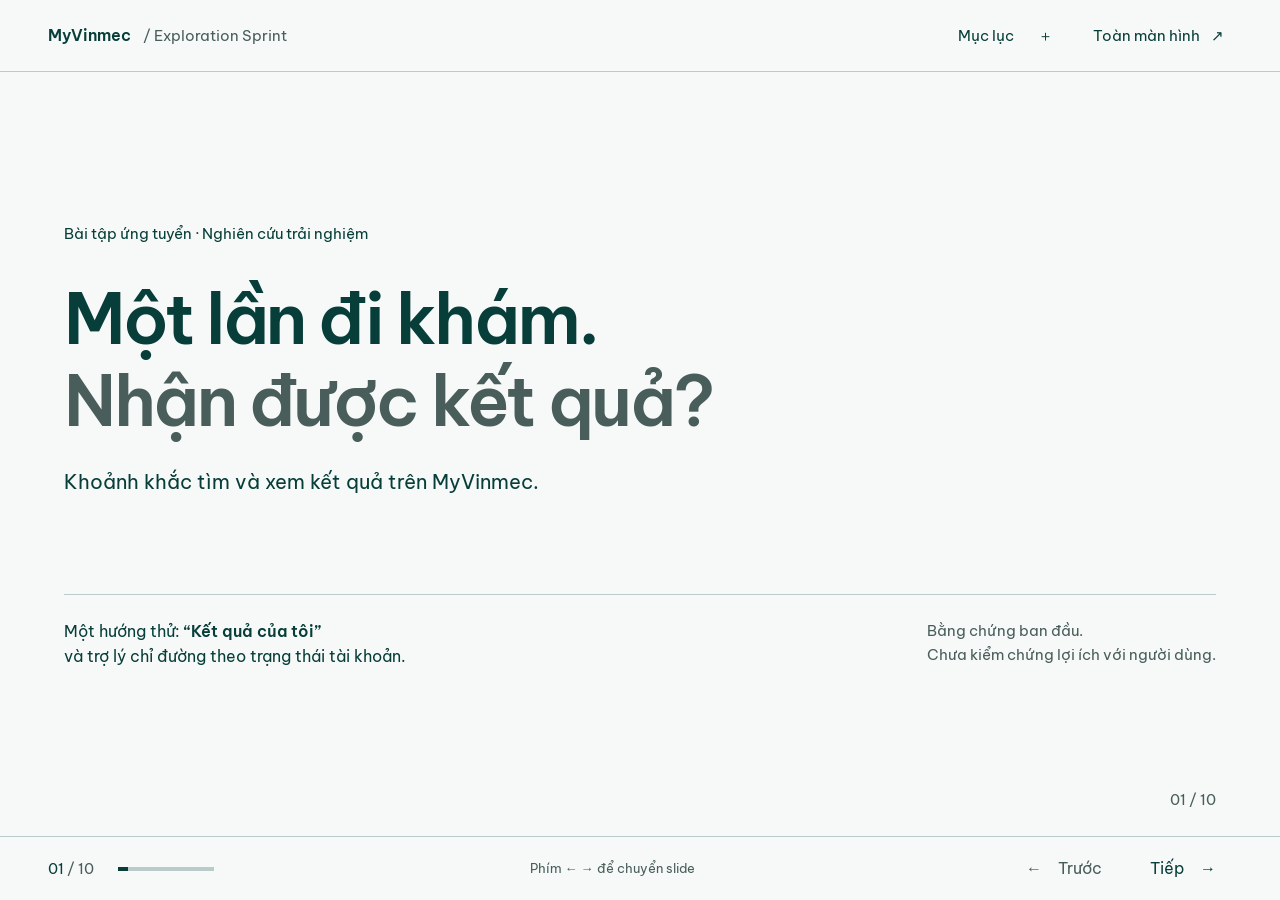
<file: slides/slides.html>
<!doctype html>
<html lang="vi">
<head>
  <meta charset="utf-8">
  <meta name="viewport" content="width=device-width, initial-scale=1">
  <link rel="icon" href="data:image/svg+xml,%3Csvg xmlns=%27http://www.w3.org/2000/svg%27 viewBox=%270 0 64 64%27%3E%3Crect width=%2764%27 height=%2764%27 fill=%27%23123f3d%27/%3E%3Cpath d=%27M18 33l9 9 20-22%27 fill=%27none%27 stroke=%27%23d5eb8c%27 stroke-width=%276%27/%3E%3C/svg%3E">
  <meta name="theme-color" content="#123f3d">
  <meta name="description" content="10 slide về trải nghiệm nhận kết quả trên MyVinmec: bằng chứng ban đầu, journey map, prototype và giới hạn nghiên cứu.">
  <title>Nhận kết quả trên MyVinmec · Exploration Sprint</title>
  <link rel="preload" href="fonts/be-vietnam-pro-regular.ttf" as="font" type="font/ttf" crossorigin>
  <link rel="stylesheet" href="slides.css?v=835f2f963095">
  <script src="slides.js" defer></script>
</head>
<body>
<a class="skip-link" href="#deck">Đến nội dung</a>
<header class="toolbar">
  <a class="wordmark" href="#slide-1" aria-label="Về slide đầu">MyVinmec <span>/ Exploration Sprint</span></a>
  <nav class="tools" aria-label="Công cụ trình bày">
    <details class="contents">
      <summary>Mục lục <span aria-hidden="true">＋</span></summary>
      <ol class="toc">
        <li><a href="#slide-1">Một lần đi khám</a></li>
        <li><a href="#slide-2">Khoảnh khắc đã chọn</a></li>
        <li><a href="#slide-3">Bằng chứng ban đầu</a></li>
        <li><a href="#slide-4">Insight và độ mạnh</a></li>
        <li><a href="#slide-5">Journey map</a></li>
        <li><a href="#slide-6">Need statement</a></li>
        <li><a href="#slide-7">Ba tham chiếu quốc tế</a></li>
        <li><a href="#slide-8">Prototype</a></li>
        <li><a href="#slide-9">Rủi ro và Human–AI</a></li>
        <li><a href="#slide-10">Tiếp theo và coaching</a></li>
      </ol>
    </details>
    <button class="fullscreen js-only" type="button" hidden aria-label="Bật toàn màn hình">Toàn màn hình <span aria-hidden="true">↗</span></button>
  </nav>
</header>
<main id="deck" tabindex="-1">
  <section class="slide cover" id="slide-1" aria-labelledby="title-1">
    <div class="cover-main">
      <p class="eyebrow">Bài tập ứng tuyển · Nghiên cứu trải nghiệm</p>
      <h1 id="title-1">Một lần đi khám.<br><span>Nhận được kết quả?</span></h1>
      <p class="cover-sub">Khoảnh khắc tìm và xem kết quả trên MyVinmec.</p>
    </div>
    <div class="cover-bottom">
      <p>Một hướng thử: <strong>“Kết quả của tôi”</strong><br>và trợ lý chỉ đường theo trạng thái tài khoản.</p>
      <p class="note">Bằng chứng ban đầu.<br>Chưa kiểm chứng lợi ích với người dùng.</p>
    </div>
    <span class="page-number" aria-label="Slide 1 trên 10">01 / 10</span>
  </section>

  <section class="slide moment" id="slide-2" aria-labelledby="title-2">
    <h2 id="title-2">Sau buổi khám, còn một bước.</h2>
    <p class="lead">Tìm và xem được kết quả xét nghiệm,<br class="desktop-break"> chụp chiếu của mình.</p>
    <div class="moment-grid">
      <div class="context-copy">
        <h3>Vì sao chọn khoảnh khắc này?</h3>
        <p>Theo tài liệu của bài tập, từ 5/2024 phần lớn ca chụp chiếu tại Vinmec không còn in phim. App trở thành lối nhận kết quả quan trọng.</p>
        <p>Khi không tới được kết quả: gọi tổng đài, quay lại viện hoặc bỏ cuộc.</p>
      </div>
      <div class="evidence-counts" aria-label="Ba nguồn bằng chứng">
        <div><strong>01</strong><p>phỏng vấn P3<br><span>Trải nghiệm ở viện công</span></p></div>
        <div><strong>06</strong><p>nhiệm vụ dùng thử app<br><span>22 ảnh đã che thông tin</span></p></div>
        <div><strong>21</strong><p>review trên store<br><span>Nguồn phụ, không thay phỏng vấn</span></p></div>
      </div>
    </div>
    <p class="footnote"><strong>Chưa đủ 3 buổi phỏng vấn theo đề.</strong> Chỉ có P3; không có P1, P2. Ba nguồn được giữ riêng, không cộng thành số người tham gia.</p>
    <span class="page-number" aria-label="Slide 2 trên 10">02 / 10</span>
  </section>

  <section class="slide evidence" id="slide-3" aria-labelledby="title-3">
    <div class="evidence-photo">
      <img src="assets/chatbot-trial.png" alt="Ảnh dùng thử MyVinmec: chatbot hướng dẫn vào Kết quả cận lâm sàng và Lịch sử khám; thông tin cá nhân đã che." width="738" height="1514">
      <p class="caption">Dùng thử T6 · ảnh đã che thông tin</p>
    </div>
    <div class="evidence-text">
      <h2 id="title-3">Chỉ đường tới<br>mục không thấy.</h2>
      <dl class="evidence-list">
        <div><dt>Dùng thử · T3, T6</dt><dd>Không tìm thấy mục “kết quả” sau khi xem Trang chủ, 15 ô dịch vụ và Hồ sơ. Chatbot vẫn chỉ tới hai mục không thấy trên tài khoản thử.</dd></div>
        <div><dt>Review store</dt><dd>Phản ánh không tìm ra hồ sơ, OTP lỗi, phải chờ bác sĩ đưa kết quả lên.</dd></div>
        <div><dt>P3 · viện công</dt><dd>Bác sĩ giải thích đủ hiểu khi có kết quả. Chi phí trải nghiệm nằm ở thời gian chờ tại viện.</dd></div>
      </dl>
      <p class="note">Có thể các mục chỉ hiện sau khi liên kết hồ sơ, nhưng chatbot không nói điều kiện đó. P3 không đồng ý trích lời; nội dung trên là tóm tắt.</p>
    </div>
    <span class="page-number" aria-label="Slide 3 trên 10">03 / 10</span>
  </section>

  <section class="slide insights" id="slide-4" aria-labelledby="title-4">
    <h2 id="title-4">Vướng ở bước tới được kết quả.</h2>
    <p class="intro">Chưa có đủ bằng chứng để chọn bài toán “hiểu chỉ số”.</p>
    <div class="insight-table" role="table" aria-label="Insight và độ mạnh bằng chứng">
      <div class="insight-row table-head" role="row"><span role="columnheader">Insight</span><span role="columnheader">Độ mạnh</span></div>
      <div class="insight-row main-insight" role="row"><p role="cell"><b>I1</b> Vướng ở chỗ <strong>tới được</strong> kết quả, chưa phải ở chỗ <strong>hiểu</strong> kết quả.</p><p role="cell">Trung bình<small>Ba nguồn cùng chiều, mỗi nguồn mỏng</small></p></div>
      <div class="insight-row" role="row"><p role="cell"><b>I2</b> Không rõ trạng thái, điều kiện để xem; thông báo kết quả có thể lẫn quảng cáo.</p><p role="cell">Trung bình</p></div>
      <div class="insight-row" role="row"><p role="cell"><b>I3</b> Trợ lý chỉ đường như thể mọi tài khoản cùng trạng thái.</p><p role="cell">Yếu<small>Một câu hỏi, một tài khoản</small></p></div>
      <div class="insight-row" role="row"><p role="cell"><b>I4</b> Tạo hồ sơ mới xong thì mất lối kết nối hồ sơ cũ.</p><p role="cell">Yếu<small>Chưa kiểm với người đã khám</small></p></div>
      <div class="insight-row" role="row"><p role="cell"><b>I5</b> Chờ tại viện tốn nửa ngày, nhưng nằm ngoài app.</p><p role="cell">Yếu với app</p></div>
    </div>
    <p class="footnote">Tất cả là giả thuyết có bằng chứng ban đầu, chưa được kiểm chứng.</p>
    <span class="page-number" aria-label="Slide 4 trên 10">04 / 10</span>
  </section>

  <section class="slide journey" id="slide-5" aria-labelledby="title-5">
    <h2 id="title-5">Điểm đứt: tới được kết quả.</h2>
    <p class="intro">Hai luồng riêng: viện công qua lời kể P3, và qua app từ dùng thử cùng review.</p>
    <p class="journey-context">Sau xét nghiệm / chụp chiếu →</p>
    <table class="journey-table">
      <caption class="sr-only">Bốn bước giữa của hành trình nhận kết quả. Hai luồng có nguồn bằng chứng riêng.</caption>
      <thead><tr><th scope="col">Nguồn</th><th scope="col">Chờ kết quả</th><th scope="col">Biết là đã có</th><th scope="col" class="selected-stage">Tới được kết quả</th><th scope="col">Đọc, hiểu</th></tr></thead>
      <tbody>
        <tr><th scope="row">Viện công<small>P3</small></th><td data-stage="Chờ kết quả"><strong>Đ1 · Chờ 2–3 giờ</strong><br>Ngồi trước phòng khám, đợi gọi.</td><td data-stage="Biết là đã có">Bác sĩ gọi vào; kết quả chuyển thẳng tới bác sĩ.</td><td data-stage="Tới được kết quả">Không có bước tự lấy kết quả; bác sĩ nhận trực tiếp.</td><td data-stage="Đọc, hiểu">Bác sĩ giải thích, đánh dấu chỉ số cần chú ý. P3 thấy đủ hiểu.</td></tr>
        <tr><th scope="row">Qua app<small>Dùng thử + review</small></th><td data-stage="Chờ kết quả" class="unknown">Chưa có lời kể về đoạn chờ ở nhà.</td><td data-stage="Biết là đã có"><strong>Đ2 · Dễ bỏ lỡ</strong><br>5 thông báo đầu là quảng cáo; review muốn nhận kết quả sớm.</td><td data-stage="Tới được kết quả" class="selected-stage"><strong>Đ3 · Điểm chọn</strong><br>Không thấy mục kết quả; chatbot chỉ sai. Review phản ánh OTP lỗi.</td><td data-stage="Đọc, hiểu" class="unknown">Chưa quan sát được. Người dùng thử chưa từng khám tại Vinmec.</td></tr>
      </tbody>
    </table>
    <p class="journey-context journey-after">→ Bước tiếp theo: P3 nhận đơn và thuốc; qua app chưa quan sát được, review kể phải gọi tổng đài khi kết nối lỗi.</p>
    <div class="journey-note"><p class="note"><strong>Cảm xúc trong sơ đồ gốc là suy luận</strong> từ lời kể và thao tác, không phải thang đo P3 tự báo cáo. Ô xám là chưa có dữ liệu trực tiếp.</p><a href="assets/journey-map.svg" target="_blank" rel="noopener">Xem sơ đồ gốc 6 bước ↗</a></div>
    <span class="page-number" aria-label="Slide 5 trên 10">05 / 10</span>
  </section>

  <section class="slide need" id="slide-6" aria-labelledby="title-6">
    <p class="eyebrow">Need statement · Biodesign</p>
    <h2 id="title-6">Một nhu cầu, chưa chọn giải pháp.</h2>
    <blockquote>Cách để <strong>giảm số lần phải gọi tổng đài, quay lại viện hoặc bỏ cuộc trước khi xem được kết quả</strong>, cho người bệnh ngoại trú <span class="subtle">(và người nhà xem hộ)</span> đã xét nghiệm hoặc chụp chiếu mà kết quả chỉ trả qua app, khi họ chưa biết kết quả đang ở trạng thái nào và cần làm gì để xem được.</blockquote>
    <div class="need-notes"><p><strong>Outcome có thể đo</strong><br>Số lần phải dùng cách xoay xở ngoài app.</p><p><strong>Không chứa giải pháp</strong><br>Không đặt AI hay chatbot vào nhu cầu.</p><p><strong>Giả định cần kiểm</strong><br>Chưa phỏng vấn người nhà xem hộ.</p></div>
    <p class="footnote">Đã bỏ hướng “không hiểu kết quả” vì chưa có bằng chứng; “chờ tại viện” nằm ở vận hành, mới có một nguồn.</p>
    <span class="page-number" aria-label="Slide 6 trên 10">06 / 10</span>
  </section>

  <section class="slide references" id="slide-7" aria-labelledby="title-7">
    <h2 id="title-7">Tham khảo cách làm, giữ bối cảnh.</h2>
    <div class="reference-list">
      <article><div><h3>Cures Act</h3><p>Mỹ · truy cập kết quả trên portal</p><a href="https://github.com/loversky02/vinmec-exploration-sprint-baitap/blob/main/04-best-practice/README.md#1-công-bố-kết-quả-ngay-trên-portal-cures-act-mỹ">Đọc nguồn nghiên cứu ↗</a></div><p><strong>Lấy:</strong> cho thấy trạng thái, tránh ẩn toàn bộ kết quả.<br><span class="note">Cẩn thận: lo lắng khi kết quả bất thường; không suy quy định Mỹ sang Việt Nam.</span></p></article>
      <article><div><h3>NHS App</h3><p>Anh · Test results và truy cập hộ</p><a href="https://github.com/loversky02/vinmec-exploration-sprint-baitap/blob/main/04-best-practice/README.md#2-mục-test-results-rõ-ràng-có-luật-phát-hành-và-truy-cập-hộ-nhs-app-anh">Đọc nguồn nghiên cứu ↗</a></div><p><strong>Lấy:</strong> mục kết quả rõ tên, giải thích vì sao chưa thấy, xem hộ có ủy quyền.<br><span class="note">Cẩn thận: hạ tầng khác; tài liệu chính sách không chứng minh hiệu quả.</span></p></article>
      <article><div><h3>Stanford</h3><p>AI soạn nháp, bác sĩ duyệt</p><a href="https://github.com/loversky02/vinmec-exploration-sprint-baitap/blob/main/04-best-practice/README.md#3-ai-soạn-nháp-giải-thích-kết-quả-bác-sĩ-duyệt-trước-khi-gửi-stanford">Đọc nguồn nghiên cứu ↗</a></div><p><strong>Lấy:</strong> con người duyệt nội dung có giá phải trả cao khi sai.<br><span class="note">Cẩn thận: mẫu nhỏ, tự báo cáo; prototype này không giải thích chỉ số.</span></p></article>
    </div>
    <p class="footnote">Tổng hợp từ nguồn trong repo. Khác biệt pháp lý, dữ liệu và ngôn ngữ cần được đánh giá riêng.</p>
    <span class="page-number" aria-label="Slide 7 trên 10">07 / 10</span>
  </section>

  <section class="slide prototype" id="slide-8" aria-labelledby="title-8">
    <div class="prototype-copy">
      <h2 id="title-8">Thấy trạng thái.<br>Biết bước tiếp.</h2>
      <p><strong>Giả thuyết:</strong> điều kiện xem rõ ràng và trợ lý chỉ đúng màn theo trạng thái có thể giúp người dùng tới kết quả mà không gọi tổng đài.</p>
      <ul class="plain-list"><li>“Kết quả của tôi”, thanh 4 bước và giờ dự kiến.</li><li>4 tình huống giả; thông báo kết quả tách ưu đãi.</li><li>Trợ lý nhận trạng thái; máy chủ lọc nút tới màn không tồn tại.</li></ul>
      <a class="primary-link" href="https://vinmec.vinunquant.com/" target="_blank" rel="noopener">Thử prototype <span aria-hidden="true">↗</span></a>
      <p class="data-warning">Dữ liệu giả. Không nhập thông tin thật.</p>
    </div>
    <figure class="prototype-screens"><img src="proto-chua_ket_noi.png" alt="Prototype tình huống chưa kết nối hồ sơ, có nút liên kết hồ sơ cũ." width="390" height="800"><img src="proto-dang_cho.png" alt="Prototype tình huống còn chờ, hiển thị trạng thái và bước tiếp theo." width="390" height="800"><figcaption>Hai tình huống mô phỏng: chưa kết nối / còn chờ</figcaption></figure>
    <p class="footnote"><strong>Chưa thử với người dùng. Chế độ AI chưa chạy</strong> vì chưa có API key; mới chạy luật cố định. Làm được chưa có nghĩa là giúp được.</p>
    <span class="page-number" aria-label="Slide 8 trên 10">08 / 10</span>
  </section>

  <section class="slide risks" id="slide-9" aria-labelledby="title-9">
    <div class="risk-heading"><h2 id="title-9">Rủi ro và thiết kế Human–AI</h2><p class="verdict">Not Yet.</p><p>Đủ để thử trong môi trường giả lập.<br>Chưa đủ để dùng trên app thật.</p></div>
    <div class="risk-columns">
      <div><h3>Ranh giới trong prototype</h3><ul class="plain-list"><li>Chỉ tìm kết quả, báo lại trạng thái. Không giải thích chỉ số hay chẩn đoán.</li><li>Luật bắt từ khóa khẩn cấp trước model. Đây không phải bộ phân loại đã được y tế duyệt.</li><li>Mọi màn có đường đi không cần trợ lý; luôn có lối sang tổng đài.</li></ul></div>
      <div><h3>Ba điều còn chặn triển khai</h3><ol class="risk-gates"><li>Chưa thử chế độ AI, chưa biết model có tuân thủ giới hạn.</li><li>Từ điển khẩn cấp chưa được nhân viên y tế duyệt.</li><li>Ủy quyền xem hộ và dữ liệu gửi nhà cung cấp model chưa được đánh giá pháp lý.</li></ol></div>
    </div>
    <p class="footnote">Bản thật cần đánh giá bảo vệ dữ liệu sức khỏe. <a href="https://github.com/loversky02/vinmec-exploration-sprint-baitap/blob/main/06-rui-ro-dao-duc/README.md">12 rủi ro: tách rõ đã có, mô phỏng và đề xuất ↗</a></p>
    <span class="page-number" aria-label="Slide 9 trên 10">09 / 10</span>
  </section>

  <section class="slide next" id="slide-10" aria-labelledby="title-10">
    <h2 id="title-10">Bước tiếp theo: kiểm điều chưa biết.</h2>
    <div class="next-grid">
      <div class="research-next"><h3>Nghiên cứu tiếp</h3><p class="next-lead">Thêm ≥2 phỏng vấn.<br>Thử với 2–3 người lạ.</p><p>Ưu tiên người xem kết quả qua app và người xem hộ bố mẹ. Quan sát họ tự làm, rồi sửa đúng một điều.</p><p class="note">Còn chưa biết: tài khoản đã khám có gặp I4? Tài khoản đã kết nối có gặp I3? Prototype có giúp tới kết quả?</p></div>
      <div class="coaching"><h3>Coach nhóm K4</h3><dl><div><dt>Mời từ ngày đầu</dt><dd>Mời gấp đôi số cần; ghi thật nếu vẫn thiếu.</dd></div><div><dt>Hai điểm kiểm</dt><dd>Đọc log vào thứ Ba–Tư; coach tự thử prototype như người lạ vào thứ Sáu.</dd></div><div><dt>Giữ đường về bằng chứng</dt><dd>Quan sát khác suy luận. Mỗi thay đổi phải dẫn về một điều đã thấy.</dd></div></dl></div>
    </div>
    <div class="closing"><p>“Với 3 người thử, đã chứng minh chưa?” <strong>Chưa.</strong></p><a href="https://github.com/loversky02/vinmec-exploration-sprint-baitap">Xem repo và bằng chứng ↗</a></div>
    <span class="page-number" aria-label="Slide 10 trên 10">10 / 10</span>
  </section>
</main>
<footer class="deck-nav" aria-label="Điều hướng slide">
  <div class="progress-block"><p id="position" role="status" aria-live="polite" aria-atomic="true">01 <span>/ 10</span></p><progress id="progress" value="1" max="10" aria-label="Tiến độ slide">1 / 10</progress></div>
  <p class="key-hint js-only">Phím ← → để chuyển slide</p>
  <div class="step-controls"><a id="previous" href="#slide-1" aria-label="Slide trước"><span aria-hidden="true">←</span> <span>Trước</span></a><a id="next" href="#slide-2" aria-label="Slide tiếp theo"><span>Tiếp</span> <span aria-hidden="true">→</span></a></div>
</footer>
</body>
</html>
</file>
<file: slides/slides.css>
@font-face{font-family:Be Vietnam Pro;src:url('fonts/be-vietnam-pro-regular.ttf') format('truetype');font-weight:400;font-style:normal;font-display:swap}
@font-face{font-family:Be Vietnam Pro;src:url('fonts/be-vietnam-pro-semibold.ttf') format('truetype');font-weight:600;font-style:normal;font-display:swap}
@font-face{font-family:Be Vietnam Pro;src:url('fonts/be-vietnam-pro-bold.ttf') format('truetype');font-weight:700;font-style:normal;font-display:swap}
:root{
 --paper:oklch(98% .004 176);--ink:oklch(33% .055 184);--muted:oklch(46% .025 184);--line:oklch(83% .02 184);--wash:oklch(94% .012 184);--accent:oklch(86% .14 118);--white:oklch(99% .002 184);
 --font:'Be Vietnam Pro',sans-serif;--text:.9375rem;--body:1rem;--large:1.25rem;--subhead:1.5rem;--heading:2.5rem;--display:clamp(2.75rem,5.5vw,5rem);
 --s1:.25rem;--s2:.5rem;--s3:.75rem;--s4:1rem;--s6:1.5rem;--s8:2rem;--s12:3rem;--s16:4rem;--s24:6rem;--toolbar:4.5rem;--footer:4rem;
 --ease:cubic-bezier(.25,1,.5,1);--z-dropdown:30;--z-sticky:20;
}
*{box-sizing:border-box}html{scroll-behavior:smooth;scroll-padding-top:var(--toolbar)}body{margin:0;background:var(--paper);color:var(--ink);font:400 var(--body)/1.6 var(--font);-webkit-font-smoothing:antialiased}a{color:inherit;text-underline-offset:var(--s1)}a:hover{color:var(--muted)}a:active,button:active,summary:active{transform:translateY(1px)}a,button,summary{transition:color 150ms var(--ease),background-color 150ms var(--ease),transform 150ms var(--ease)}:focus-visible{outline:3px solid var(--ink);outline-offset:4px}button,summary{font:inherit;color:inherit}button{cursor:pointer}a,button,summary{touch-action:manipulation}p,h1,h2,h3,figure,blockquote,dl,dd{margin:0}p,li,dd{text-wrap:pretty}h1,h2,h3{text-wrap:balance}h1{font-size:var(--display);line-height:1.16;letter-spacing:-.035em;font-weight:600}h2{font-size:var(--heading);line-height:1.22;letter-spacing:-.025em;font-weight:600}h3{font-size:var(--large);line-height:1.45;font-weight:600}strong,b,dt{font-weight:600}img{display:block;max-width:100%;height:auto}.note,.caption,.footnote{font-size:var(--text);color:var(--muted)}.intro{margin-top:var(--s3);color:var(--muted)}.eyebrow{font-size:var(--text);margin-bottom:var(--s8)}.skip-link{position:fixed;top:var(--s2);left:var(--s4);padding:var(--s3);background:var(--accent);z-index:40;transform:translateY(-200%)}.skip-link:focus{transform:translateY(0)}
.toolbar{height:var(--toolbar);padding:0 var(--s12);border-bottom:1px solid var(--line);display:flex;align-items:center;justify-content:space-between;position:sticky;top:0;background:var(--paper);z-index:var(--z-sticky);gap:var(--s4)}.wordmark{font-weight:600;text-decoration:none;white-space:nowrap}.wordmark span{font-weight:400;margin-left:var(--s2);font-size:var(--text);color:var(--muted)}.tools{display:flex;gap:var(--s6);align-items:center}.tools button,.tools summary{border:0;background:transparent;min-height:48px;padding:var(--s2);font-size:var(--text);cursor:pointer}.tools summary{display:flex;gap:var(--s6);align-items:center;list-style:none}.tools summary::-webkit-details-marker{display:none}.tools summary:hover,.tools button:hover{background:var(--wash)}.contents[open] summary{background:var(--wash)}.toc{position:absolute;right:var(--s12);top:calc(var(--toolbar) - var(--s2));width:min(40rem,calc(100vw - var(--s8)));padding:var(--s6) var(--s8) var(--s6) var(--s12);background:var(--paper);border:1px solid var(--line);columns:2;gap:var(--s12);z-index:var(--z-dropdown);font-size:var(--text)}.toc li{break-inside:avoid}.toc a{display:block;min-height:44px;padding:var(--s2);text-decoration:none}.toc a:hover,.toc a[aria-current]{background:var(--wash)}.fullscreen span{margin-left:var(--s2)}.js-only{display:none}.enhanced .js-only:not([hidden]){display:block}
.slide{position:relative;max-width:100rem;margin:auto;padding:var(--s12) var(--s16) var(--s16);min-height:calc(100svh - var(--toolbar) - var(--footer));scroll-margin-top:var(--toolbar);border-bottom:1px solid var(--line)}.page-number{position:absolute;bottom:var(--s6);right:var(--s16);font-size:var(--text);color:var(--muted);font-variant-numeric:tabular-nums}.footnote{margin-top:var(--s6);padding-top:var(--s4);border-top:1px solid var(--line);max-width:calc(100% - var(--s16))}.cover{display:flex;flex-direction:column;justify-content:center;gap:var(--s24)}.cover-main{max-width:76rem}.cover h1 span{color:var(--muted)}.cover-sub{margin-top:var(--s6);font-size:var(--large)}.cover-bottom{border-top:1px solid var(--line);padding-top:var(--s6);display:flex;justify-content:space-between;gap:var(--s12)}.cover-bottom .note{max-width:24rem}.lead{font-size:clamp(1.5rem,2.6vw,2.5rem);line-height:1.4;margin:var(--s6) 0 var(--s8);max-width:58rem}.moment-grid{display:grid;grid-template-columns:1.05fr 1fr;gap:var(--s24)}.context-copy p{margin-top:var(--s3);font-size:var(--text)}.evidence-counts>div{display:flex;gap:var(--s6);border-top:1px solid var(--line);padding:var(--s3) 0}.evidence-counts strong{font-size:var(--subhead);line-height:1.4;min-width:var(--s12);font-variant-numeric:tabular-nums}.evidence-counts p{font-size:var(--text)}.evidence-counts span{color:var(--muted)}
.evidence{display:grid;grid-template-columns:.75fr 1.65fr;gap:var(--s16);align-items:center}.evidence-photo img{max-height:420px;width:auto;max-width:100%;object-fit:contain;margin:auto;border:1px solid var(--line)}.caption{text-align:center;margin-top:var(--s3)}.evidence-list{margin:var(--s6) 0 var(--s4)}.evidence-list>div{display:grid;grid-template-columns:9rem 1fr;gap:var(--s4);padding:var(--s3) 0;border-top:1px solid var(--line);font-size:var(--text)}.evidence-list dt{color:var(--muted)}.evidence-text>.note{font-size:.8125rem}.insight-table{margin-top:var(--s6)}.insight-row{display:grid;grid-template-columns:2.65fr 1fr;gap:var(--s8);border-bottom:1px solid var(--line);padding:var(--s3) 0;font-size:var(--text);align-items:center}.insight-row b{display:inline-block;margin-right:var(--s3);color:var(--muted)}.insight-row small{display:block;font-size:.8125rem;color:var(--muted)}.table-head{font-size:.8125rem;color:var(--muted)}.main-insight{font-size:var(--body);padding:var(--s4) 0}.main-insight strong{background:var(--accent)}.journey-image{display:block;margin-top:var(--s6);min-height:44px}.journey-image img{width:100%;max-height:312px;object-fit:contain;object-position:left center}.journey-note{display:grid;grid-template-columns:1fr 1fr;gap:var(--s12);margin-top:var(--s6);font-size:var(--text)}.need .eyebrow{margin-bottom:var(--s3)}.need blockquote{font-size:clamp(1.25rem,2.25vw,2rem);line-height:1.55;letter-spacing:-.015em;margin:var(--s8) 0 var(--s8);max-width:68rem}.need blockquote strong{background:var(--accent)}.subtle{color:var(--muted)}.need-notes{display:grid;grid-template-columns:1.15fr 1fr .9fr;gap:var(--s8);font-size:var(--text)}.need-notes p{border-top:1px solid var(--line);padding-top:var(--s3)}
.reference-list{margin-top:var(--s8)}.reference-list article{display:grid;grid-template-columns:1fr 1.7fr;gap:var(--s12);border-top:1px solid var(--line);padding:var(--s4) 0}.reference-list article>div p{font-size:.8125rem;color:var(--muted)}.reference-list article>p{font-size:var(--text)}.reference-list a{font-size:.8125rem;display:inline-flex;align-items:center;min-height:44px}.prototype{display:grid;grid-template-columns:1fr 1fr;column-gap:var(--s12);align-items:center}.prototype-copy>p{margin-top:var(--s4);font-size:var(--text)}.plain-list{list-style:none;padding:0;margin:var(--s4) 0}.plain-list li{padding:var(--s2) 0;font-size:var(--text)}.prototype-copy .plain-list li{border-top:1px solid var(--line)}.primary-link{display:inline-flex;gap:var(--s12);align-items:center;padding:var(--s3) var(--s6);min-height:48px;background:var(--ink);color:var(--paper);text-decoration:none;font-weight:600;margin-top:var(--s2)}.primary-link:hover{background:var(--muted);color:var(--paper)}.prototype-copy .data-warning{font-size:.8125rem;margin-top:var(--s2);color:var(--muted)}.prototype-screens{display:grid;grid-template-columns:1fr 1fr;gap:var(--s4);align-items:center}.prototype-screens img{max-height:380px;width:auto;max-width:100%;margin:auto;border:1px solid var(--line)}.prototype-screens figcaption{grid-column:1/-1;font-size:.8125rem;text-align:center;color:var(--muted)}.prototype>.footnote{grid-column:1/-1}.risk-heading{display:grid;grid-template-columns:1fr 1fr;column-gap:var(--s12);align-items:center}.risk-heading h2{grid-column:1/-1;margin-bottom:var(--s6)}.verdict{font-size:var(--display);line-height:1.2;letter-spacing:-.035em;font-weight:600}.risk-heading>p:last-child{font-size:var(--large)}.risk-columns{display:grid;grid-template-columns:1fr 1fr;gap:var(--s12);margin-top:var(--s8)}.risk-columns h3{font-size:var(--body)}.risk-columns .plain-list{margin-top:var(--s2)}.risk-gates{padding-left:var(--s6);margin:var(--s2) 0 0;font-size:var(--text)}.risk-gates li{padding:var(--s2) 0}.next-grid{display:grid;grid-template-columns:1.1fr 1fr;gap:var(--s24);margin-top:var(--s8)}.next-grid h3{font-size:var(--body)}.next-lead{font-size:var(--subhead);line-height:1.5;margin:var(--s4) 0}.research-next>p:not(.next-lead){font-size:var(--text);margin-top:var(--s4)}.coaching dl{margin-top:var(--s4)}.coaching dl>div{border-top:1px solid var(--line);padding:var(--s3) 0;font-size:var(--text)}.coaching dd{color:var(--muted)}.closing{margin-top:var(--s8);padding-top:var(--s6);border-top:1px solid var(--line);display:flex;justify-content:space-between;gap:var(--s8);align-items:center;font-size:var(--text)}.closing strong{background:var(--accent);padding:var(--s1) var(--s2)}.closing a{min-height:44px;display:flex;align-items:center}
.deck-nav{position:sticky;bottom:0;background:var(--paper);border-top:1px solid var(--line);height:var(--footer);padding:0 var(--s12);display:flex;justify-content:space-between;align-items:center;gap:var(--s8);z-index:var(--z-sticky)}.progress-block{display:flex;align-items:center;gap:var(--s6)}#position{font-size:var(--text);font-variant-numeric:tabular-nums;white-space:nowrap}#position span{color:var(--muted)}progress{width:var(--s24);height:var(--s1);border:0;appearance:none;background:var(--line);color:var(--ink)}progress::-webkit-progress-bar{background:var(--line)}progress::-webkit-progress-value{background:var(--ink)}progress::-moz-progress-bar{background:var(--ink)}.key-hint{font-size:.8125rem;color:var(--muted)}.step-controls{display:flex;gap:var(--s4)}.step-controls a{display:flex;align-items:center;justify-content:center;gap:var(--s4);padding:var(--s2) var(--s4);min-height:48px;min-width:48px;text-decoration:none}.step-controls a:hover{background:var(--wash)}.step-controls a[aria-disabled="true"]{color:var(--muted)}
@media screen and (min-width:901px){.enhanced .slide{border-bottom:0}.enhanced .slide[hidden]{display:none}.enhanced main{min-height:calc(100svh - var(--toolbar) - var(--footer))}}
@media screen and (min-width:901px) and (max-height:780px){:root{--heading:2rem;--display:clamp(2.75rem,5vw,4rem)}.slide{padding:var(--s8) var(--s16) var(--s12)}.page-number{bottom:var(--s4)}.cover{gap:var(--s12)}.cover .eyebrow{margin-bottom:var(--s6)}.lead{font-size:1.75rem;margin:var(--s4) 0 var(--s6)}.moment-grid{gap:var(--s12)}.evidence-counts>div{padding:var(--s2) 0}.footnote{margin-top:var(--s4);padding-top:var(--s3);font-size:.8125rem}.evidence-photo img{max-height:380px}.evidence-list{margin-top:var(--s4)}.evidence-list>div{padding:var(--s2) 0}.insight-table{margin-top:var(--s4)}.insight-row{padding:var(--s2) 0}.main-insight{padding:var(--s3) 0}.journey-image{margin-top:var(--s4)}.journey-image img{max-height:272px}.journey-note{margin-top:var(--s4)}.need blockquote{font-size:1.5rem;margin:var(--s6) 0}.reference-list{margin-top:var(--s6)}.reference-list article{padding:var(--s3) 0}.prototype-screens img{max-height:340px}.prototype-copy .plain-list li{padding:var(--s1) 0}.risk-columns{margin-top:var(--s6)}.risk-heading h2{margin-bottom:var(--s4)}.risk-heading>p:last-child{font-size:var(--body)}.risk-columns .plain-list li,.risk-gates li{padding:var(--s1) 0}.next-grid{margin-top:var(--s6)}.next-lead{margin:var(--s3) 0;font-size:var(--large)}.closing{margin-top:var(--s6);padding-top:var(--s4)}}
@media screen and (max-width:1100px) and (min-width:901px){.toolbar,.deck-nav{padding-left:var(--s8);padding-right:var(--s8)}.slide{padding-left:var(--s8);padding-right:var(--s8)}.page-number{right:var(--s8)}.evidence{gap:var(--s8)}.evidence-list>div{grid-template-columns:7rem 1fr}.next-grid{gap:var(--s12)}}
@media screen and (max-width:900px){:root{--heading:2rem;--display:clamp(2.75rem,8vw,4rem);--toolbar:4rem}.toolbar{padding:0 var(--s6)}.wordmark span{display:none}.tools{gap:var(--s2)}.tools button{display:none!important}.toc{right:var(--s4);columns:1;max-height:70svh;overflow:auto}.slide{padding:var(--s12) var(--s6) var(--s16);min-height:auto;scroll-margin-top:var(--toolbar)}.slide[hidden]{display:block}.page-number{right:var(--s6);bottom:var(--s6)}.cover{min-height:calc(100svh - var(--toolbar) - var(--footer));gap:var(--s12)}.cover h1{font-size:var(--display)}.cover-bottom{display:block}.cover-bottom .note{margin-top:var(--s6)}.cover-sub{font-size:var(--body)}.eyebrow{font-size:.8125rem}.lead{font-size:var(--subhead);margin:var(--s6) 0}.desktop-break{display:none}.moment-grid{grid-template-columns:1fr;gap:var(--s8)}.evidence-counts>div{padding:var(--s4) 0}.footnote{max-width:100%;font-size:.8125rem}.evidence{display:flex;flex-direction:column;gap:var(--s8);align-items:stretch}.evidence-text{order:-1}.evidence-photo img{max-height:480px}.evidence-list>div{grid-template-columns:1fr;gap:var(--s2);padding:var(--s4) 0}.insight-row{grid-template-columns:1fr;gap:var(--s2);padding:var(--s4) 0}.table-head{display:none}.insight-row p:last-child{color:var(--muted);font-size:.8125rem}.insight-row small{display:inline;margin-left:var(--s2)}.journey-image img{max-height:none}.journey-note{grid-template-columns:1fr;gap:var(--s4)}.need blockquote{font-size:var(--large);margin:var(--s6) 0}.need-notes{grid-template-columns:1fr;gap:var(--s6)}.reference-list article{grid-template-columns:1fr;gap:var(--s3);padding:var(--s6) 0}.reference-list{margin-top:var(--s6)}.prototype{display:flex;flex-direction:column;gap:var(--s8);align-items:stretch}.prototype-copy>p{margin-top:var(--s6)}.prototype-screens{gap:var(--s2)}.prototype-screens img{max-height:none;width:100%}.prototype-screens figcaption{margin-top:var(--s2)}.prototype>.footnote{margin-top:0}.risk-heading{grid-template-columns:1fr;gap:var(--s6)}.risk-heading h2{margin:0}.risk-heading>p:last-child{font-size:var(--body)}.risk-columns{grid-template-columns:1fr;gap:var(--s8)}.next-grid{grid-template-columns:1fr;gap:var(--s8)}.closing{display:block}.closing a{margin-top:var(--s4)}.deck-nav{padding:0 var(--s4);gap:var(--s3)}.progress-block{gap:var(--s3)}progress{width:var(--s12)}.step-controls{gap:var(--s2)}.step-controls a{gap:var(--s2);padding:var(--s2)}.enhanced .key-hint{display:none!important}}
@media screen and (prefers-reduced-motion:reduce){html{scroll-behavior:auto}a,button,summary{transition:none}}

/* Journey uses readable evidence cells; the original six-stage map stays linked. */
.sr-only{position:absolute;width:1px;height:1px;padding:0;margin:-1px;overflow:hidden;clip-path:inset(50%);white-space:nowrap;border:0}
.journey-context{font-size:var(--text);color:var(--muted);margin:var(--s6) 0 var(--s3)}
.journey-table{width:100%;border-collapse:collapse;table-layout:fixed;font-size:var(--text);line-height:1.5}
.journey-table th,.journey-table td{text-align:left;vertical-align:top;padding:var(--s4);border-bottom:1px solid var(--line)}
.journey-table thead th{font-weight:600;border-top:1px solid var(--line)}
.journey-table th:first-child{width:12%;padding-left:0}
.journey-table tbody th{font-weight:600}
.journey-table th small{display:block;font-size:.8125rem;font-weight:400;color:var(--muted);margin-top:var(--s2)}
.journey-table .unknown{background:var(--wash);color:var(--muted)}
.journey-table .selected-stage{background:var(--accent)}
.journey-after{font-size:.8125rem;margin-top:var(--s3)}
.journey .journey-note{align-items:center;margin-top:var(--s4);grid-template-columns:2fr 1fr}
.journey-note a{font-size:var(--text);min-height:44px;display:flex;align-items:center;justify-content:flex-end}
@media screen and (min-width:901px) and (max-height:780px){.journey-context{margin-top:var(--s4)}.journey-table th,.journey-table td{padding:var(--s3)}.journey-table{font-size:.875rem}.journey-table th:first-child{width:12%}.journey .journey-note{margin-top:var(--s3)}.journey-note .note{font-size:.8125rem}}
@media screen and (max-width:900px){.journey-table,.journey-table tbody,.journey-table tr,.journey-table td,.journey-table tbody th{display:block;width:100%}.journey-table thead{display:none}.journey-table tr{margin-bottom:var(--s8)}.journey-table tbody th{font-size:var(--large);border-top:1px solid var(--line);padding:var(--s4) 0}.journey-table th small{display:inline;margin-left:var(--s3)}.journey-table td{padding:var(--s4)}.journey-table td::before{content:attr(data-stage);display:block;font-weight:600;margin-bottom:var(--s2);font-size:.8125rem;color:var(--muted)}.journey .journey-note{grid-template-columns:1fr;gap:var(--s3)}.journey-note a{justify-content:flex-start}.journey-context{font-size:.8125rem}}
/* The root owns anchor offset, so the sticky toolbar is counted once. */
.slide{scroll-margin-top:0}
@media screen and (max-width:900px){.cover h1{font-size:2rem;line-height:1.25}}
@media screen and (max-width:900px){.journey-table tbody th:first-child{width:100%}}

/* Each authored slide occupies one 16:9 page, including when inactive on screen. */
@media print {
 @page { size:1280px 720px; margin:0; }
 html,body { margin:0; background:var(--paper); font-size:16px; scroll-behavior:auto; }
 .toolbar,.deck-nav,.skip-link { display:none!important; }
 .enhanced main,main { min-height:0; }
 .slide,.enhanced .slide[hidden] {
  display:block!important; width:1280px; height:720px; min-height:720px;
  max-width:none; margin:0; padding:48px 64px 64px; border:0;
  break-after:page; page-break-after:always; break-inside:avoid;
 }
 .slide:last-child { break-after:auto; page-break-after:auto; }
 .page-number { bottom:24px; right:64px; }
 h1 { font-size:64px; } h2 { font-size:32px; }
 html.enhanced .slide.cover,.slide.cover { display:flex!important; gap:64px; }
 html.enhanced .slide.evidence,.slide.evidence { display:grid!important; grid-template-columns:.75fr 1.65fr; gap:64px; }
 html.enhanced .slide.prototype,.slide.prototype { display:grid!important; grid-template-columns:1fr 1fr; column-gap:48px; }
 .moment-grid,.next-grid,.risk-columns { display:grid; grid-template-columns:1fr 1fr; gap:48px; }
 .evidence-photo img { max-height:420px; }
 .prototype-screens img { max-height:380px; }
 .need blockquote { font-size:28px; margin:24px 0; }
 .footnote { font-size:13px; }
 .journey-table { display:table; width:100%; font-size:14px; }
 .journey-table thead { display:table-header-group; }
 .journey-table tbody { display:table-row-group; }
 .journey-table tr { display:table-row; }
 .journey-table th,.journey-table td,.journey-table tbody th { display:table-cell; width:auto; padding:12px; }
 .journey-table tbody th:first-child,.journey-table th:first-child { width:12%; padding-left:0; }
 .journey-table td::before { display:none; }
 .journey .journey-note { display:grid; grid-template-columns:2fr 1fr; }
 .journey-context { font-size:14px; }
 a { text-decoration:none; }
 * { print-color-adjust:exact; -webkit-print-color-adjust:exact; }
}
</file>
